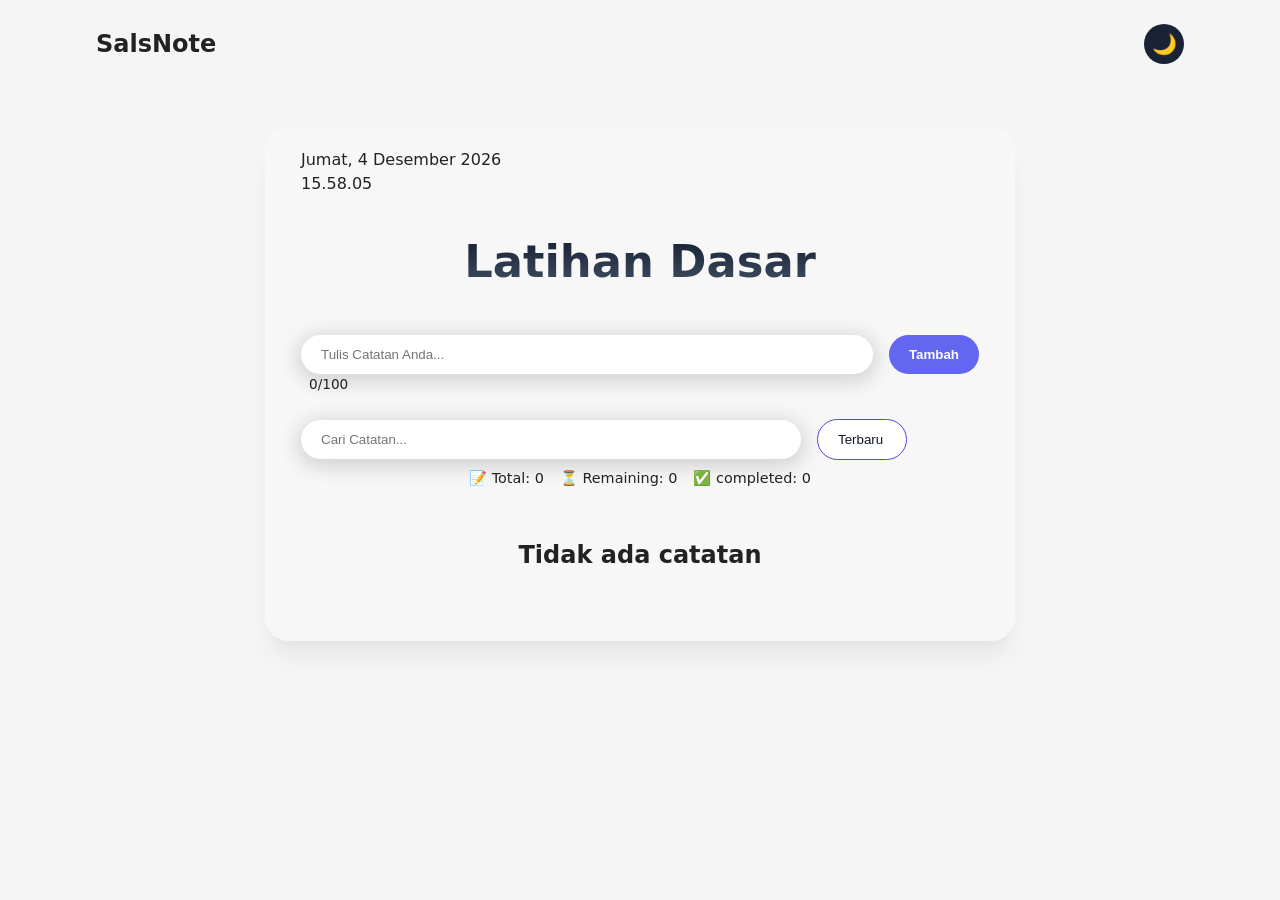
<file: index.html>
<!doctype html>
<html lang="en">
  <head>
    <meta charset="UTF-8" />
    <meta name="viewport" content="width=device-width, initial-scale=1.0" />
    <title>Latihan Dasar</title>
    <link rel="stylesheet" href="style.css" />
  </head>
  <body>
    <header class="header">
      <div class="header-container">
        <div class="header-inner">
          <span class="logo">SalsNote</span>
          <button
            class="dark-mode-btn"
            id="darkModeBtn"
            aria-label="Toggle dark mode"
          >
            🌙
          </button>
        </div>
      </div>
    </header>

    <main>
      <section>
        <div class="container">
          <div class="note-container">
            <p id="liveDate" class="live-date"></p>
            <p id="liveTime" class="live-time"></p>
            <h1 class="title">Latihan Dasar</h1>
            <form class="form" action="">
              <div class="input-wrapper">
                <input
                  type="text"
                  id="noteInput"
                  class="note-input"
                  placeholder="Tulis Catatan Anda..."
                  maxlength="100"
                />
                <button class="btn btn-primary" id="noteBtn">Tambah</button>
              </div>
              <p id="characterCounter" class="character-counter">0/100</p>
            </form>
            <div>
              <div class="search-wrapper">
                <input
                  type="text"
                  id="searchInput"
                  class="search-input"
                  placeholder="Cari Catatan..."
                  maxlength="50"
                />
                  <select class="sort-select" id="sortSelect">
                    <option value="newest" selected>Terbaru</option>
                    <option value="oldest">Terlama</option>
                    <option value="az">A-Z</option>
                    <option value="za">Z-A</option>
                  </select>
              </div>
              <div class="stats">
                <span id="totalNotes"></span>
                <span id="remainingNotes"></span>
                <span id="completedNotes"></span>
              </div>
              <h2 class="note-empty" id="noteEmpty"></h2>
              <ul class="note-list" id="noteList"></ul>
            </div>
          </div>
        </div>
      </section>
    </main>

    <script src="script.js"></script>
  </body>
</html>
</file>
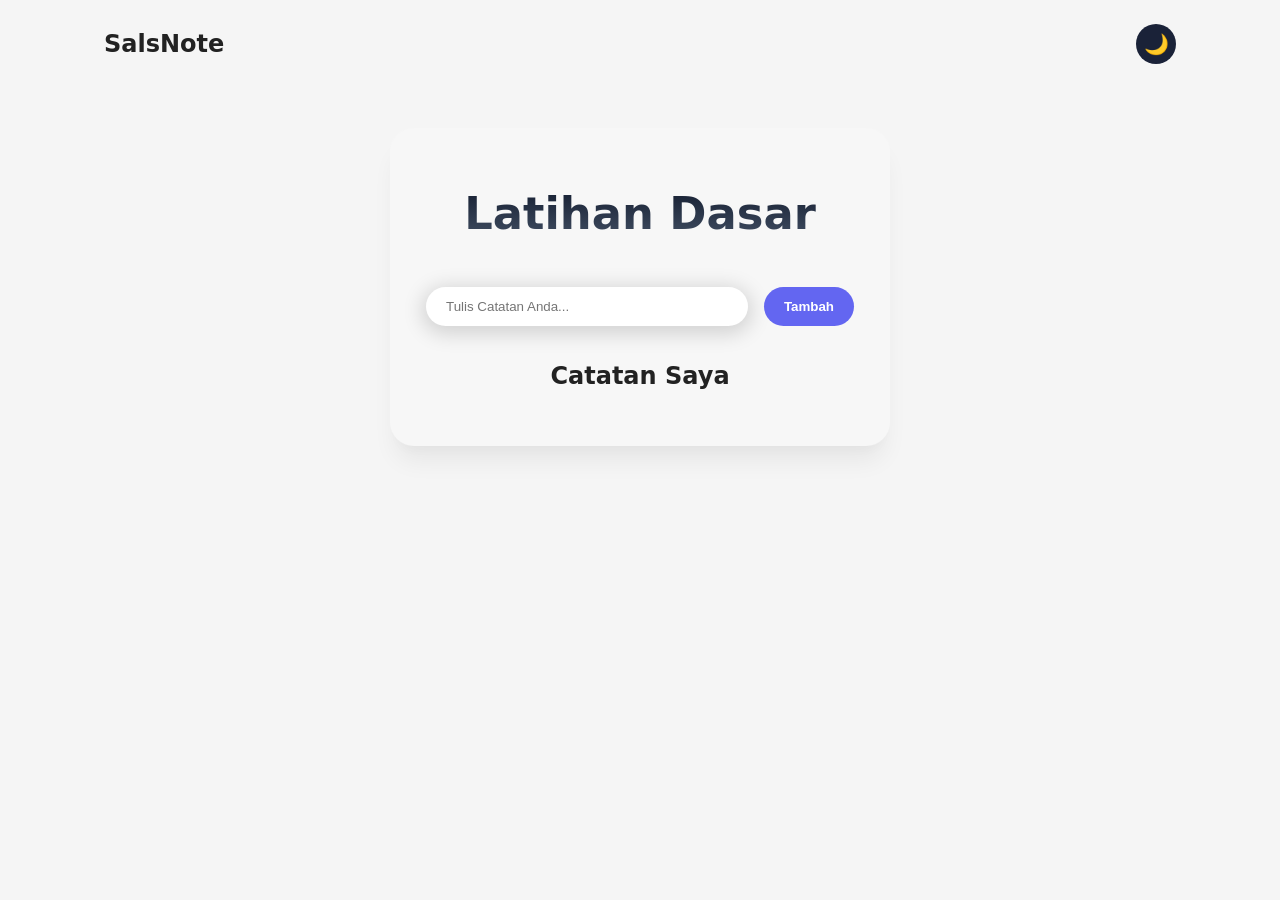
<file: public/index.html>
<!doctype html>
<html lang="en">
  <head>
    <meta charset="UTF-8" />
    <meta name="viewport" content="width=device-width, initial-scale=1.0" />
    <title>Latihan Dasar</title>
    <link rel="stylesheet" href="../src/css/style.css" />
  </head>
  <body>
    <header class="header">
      <div class="container">
        <div class="header-inner">
          <span class="logo">SalsNote</span>
          <button class="dark-mode-btn" id="darkModeBtn" aria-label="Toggle dark mode">🌙</button>
        </div>
      </div>
    </header>

    <main>
      <section>
        <div class="container">
          <div class="note-container">
            <h1 class="title">Latihan Dasar</h1>
            <form class="form" action="">
              <input
                type="text"
                id="noteInput"
                class="note-input"
                placeholder="Tulis Catatan Anda..."
              />
              <button class="btn" id="noteBtn">Tambah</button>
            </form>
            <h2 class="note-title">Catatan Saya</h2>
            <ul class="note-list" id="noteList"></ul>
          </div>
        </div>
      </section>
    </main>

    <script src="../src/js/script.js"></script>
  </body>
</html>
</file>
<file: style.css>
* {
  margin: 0;
  padding: 0;
  box-sizing: border-box;
}

:root {
  --bg-light: #f5f5f5;
  --bg-dark: #1a2238;
  --text-light: #222;
  --text-dark: #eee;

  --primary: #6366f1;
  --primary-dark: #4f46e5;
  --primary-light: #a5b4fc;
  --secondary: #ec489a;
  --dark: #0f172a;
  --gray-800: #1e293b;
  --gray-600: #475569;
  --gray-400: #94a3b8;
  --gray-100: #f1f5f9;
  --white: #ffffff;

  --radius-pill: 999px;
}

html {
  scroll-behavior: smooth;
}

body {
  font-family:
    system-ui,
    -apple-system,
    BlinkMacSystemFont,
    "Segoe UI",
    Roboto,
    Oxygen,
    Ubuntu,
    Cantarell,
    "Open Sans",
    "Helvetica Neue",
    sans-serif;
  background-color: var(--bg-light);
  color: var(--text-light);
  line-height: 1.5;
  transition:
    background 0.3s ease,
    color 0.3s ease;
}

header {
  padding: 1.5rem 0;
}

li {
  list-style: none;
  margin: 0.5rem 0;
}

/* Layout */
.container {
  max-width: 1200px;
  margin-inline: auto;
  padding: 0 1.5rem;
}

.header-container {
  max-width: 1200px;
  margin-inline: auto;
  padding: 0 1rem;
}

/* Header */
.header {
  background-color: var(--bg-light);
  color: var(--text-light);
  padding: 1.5rem 0;
}

.header-inner {
  display: flex;
  justify-content: space-between;
  align-items: center;
  padding: 0 2.5rem;
}

.logo {
  font-size: 1.5rem;
  font-weight: 600;
}

/* Dark mode */
body.dark-mode {
  background-color: var(--bg-dark);
  color: var(--text-dark);
  transition:
    background 0.3s ease,
    color 0.3s ease;
}

.dark-mode-btn {
  font-size: 1.25rem;
  height: 40px;
  width: 40px;
  line-height: 40px;
  border-radius: 999px;
  border: none;
  background-color: var(--bg-dark);
  outline: none;
  cursor: pointer;
}

body.dark-mode .dark-mode-btn {
  background-color: var(--bg-light);
}

body.dark-mode .header {
  background-color: #333;
  color: var(--text-dark);
}

body.dark-mode .title {
  background: linear-gradient(135deg, #fef9ff, #f1f4fe);
  background-clip: text;
  -webkit-background-clip: text;
}

body.dark-mode .character-counter {
  color: var(--text-dark);
}

body.dark-mode .live-date,
body.dark-mode .live-time {
  color: var(--text-dark);
}

body.dark-mode .stats {
  color: var(--text-dark);
}

body.dark-mode .note-empty {
  background-color: #444;
  color: var(--text-dark);
}

body.dark-mode .list {
  background-color: #555;
  color: var(--text-dark);
}

body.dark-mode .note-container {
  background-color: #444;
  color: var(--text-light);
}

/* List Content */
.title {
  text-align: center;
  margin: 2rem 0 2.5rem;
  font-size: 2.8rem;
  background: linear-gradient(180deg, #0f172a, #475569);
  color: transparent;
  background-clip: text;
}

.live-date,
.live-time {
  margin-left: 1rem;
}

.input-wrapper {
  display: flex;
  justify-content: center;
  align-items: center;
  padding: 0 1rem;
  gap: 1rem;
}

.character-counter {
  font-size: 0.85rem;
  margin-left: 1.5rem;
}

.note-container {
  max-width: 500px;
  padding: 1.25rem;
  background-color: #f7f7f7;
  box-shadow:
    0 20px 25px -5px rgba(0, 0, 0, 0.06),
    0 10px 10px -5px rgba(0, 0, 0, 0.02);
  border-radius: 1.5rem;
  margin: 2.5rem auto;
}

.note-input {
  width: 100%;
  padding: 0.75rem 1.25rem;
  border-radius: var(--radius-pill);
  border: none;
  box-shadow: 0px 4px 20px 4px rgba(0, 0, 0, 0.15);
}

.note-input:focus {
  outline: 2px solid var(--primary);
}

.stats {
  display: flex;
  justify-content: center;
  align-items: center;
  gap: 1rem;
  margin-top: 0.5rem;
  font-size: 0.9rem;
}

.search-wrapper {
  display: flex;
  align-items: center;
  padding: 0 1rem;
  margin-top: 1.5rem;
  gap: 1rem;
}

.search-input {
  width: 200px;
  padding: 0.75rem 1.25rem;
  border-radius: var(--radius-pill);
  border: none;
  box-shadow: 0px 4px 20px 4px rgba(0, 0, 0, 0.15);
}

.search-input:focus {
  outline: 2px solid var(--primary);
}

.sort-select {
  background-color: var(--white);
  color: var(--dark);
  border: 1.5px solid var(--primary-dark);
  appearance: none;
  padding: 0.75rem 1.25rem;
  border-radius: var(--radius-pill);
  cursor: pointer;
  transition: 0.2s ease;
}

.sort-select:hover {
  background-color: var(--primary-light);
  color: var(--primary-dark);
}

.sort-select:focus {
  outline: 1px solid var(--primary-dark);
}

.note-list {
  margin: 2rem 0;
}

.note-empty {
  margin: 3rem;
  text-align: center;
}

.list {
  padding: 1rem 1.5rem;
  background-color: white;
  border-radius: 2rem;
  margin-top: 1rem;
  margin-bottom: 0.5rem;
  transition: 0.3s ease;
}

.list-animation {
  opacity: 0;
}

.list-animation.active {
  opacity: 1;
}

/* List container */
.list-container {
  display: flex;
  justify-content: space-between;
  align-items: center;
}

/* Text container */
.text-container {
  display: flex;
  justify-content: center;
  align-items: center;
  gap: 0.5rem;
}

.text-span {
  display: block;
  max-width: 100%;
  font-size: 1rem;
  margin-right: 0.5rem;
  font-weight: 600;
  word-break: break-word;
  white-space: pre-wrap;
}

.text-input {
  width: 100%;
  flex: 1;
  font: inherit;
  color: inherit;
  padding: 0;
  margin: 0;
  border: none;
  outline: none;
  background: transparent;
  font-weight: 600;
}

.text-input:focus {
  box-shadow: inset 0 -1px 0 dodgerblue;
  transition: 0.3s;
}

.complete-checkbox {
  width: 18px;
  height: 18px;
  cursor: pointer;
}

.completed {
  text-decoration: line-through;
  opacity: 0.6;
}

/* Button-container */
.button-container {
  display: flex;
  justify-content: center;
  align-items: center;
  gap: 1rem;
}

.btn {
  padding: 0.75rem 1.25rem;
  border: none;
  border-radius: var(--radius-pill);
  font-weight: 600;
  cursor: pointer;
  transition: 0.2s ease;
}

.btn-primary {
  background-color: #6366f1;
  color: white;
}

.btn-primary:hover {
  background-color: #6f71eb;
  transform: translateY(-2px);
}

.button-action {
  font-size: 1rem;
  padding: 0.25rem;
  border: none;
  outline: none;
  background: transparent;
  cursor: pointer;
  border-radius: 0.75rem;
  transition: 0.3s ease;
}

.action-hover:hover {
  background-color: #f1f5f9;
}

/* Date container */
.date-text {
  font-size: 0.8rem;
}

/* Utility */
.ml-8 {
  margin-left: 1rem;
}

@media (max-width: 425px) {
  .stats {
    flex-direction: column;
    align-items: flex-start;
    gap: 0.5rem;
  }
  .input-wrapper {
    gap: 0.5rem;
  }
  .search-wrapper {
    gap: 0.5rem;
  }
}

@media (min-width: 768px) {
  .note-container {
    max-width: 600px;
  }
  .search-input {
    width: 350px;
  }
}

@media (min-width: 1024px) {
  .note-container {
    max-width: 750px;
  }
  .search-input {
    width: 500px;
  }
}
</file>
<file: src/css/style.css>
* {
  margin: 0;
  padding: 0;
  box-sizing: border-box;
}

:root {
  --bg-light: #f5f5f5;
  --bg-dark: #1a2238;
  --text-light: #222;
  --text-dark: #eee;
}

html {
  scroll-behavior: smooth;
}

body {
  font-family:
    system-ui,
    -apple-system,
    BlinkMacSystemFont,
    "Segoe UI",
    Roboto,
    Oxygen,
    Ubuntu,
    Cantarell,
    "Open Sans",
    "Helvetica Neue",
    sans-serif;
    background-color: var(--bg-light);
  color: var(--text-light);
  line-height: 1.5;
  transition: all 0.3s ease;
}

header {
  padding: 1.5rem 0;
}

li {
  list-style: none;
  margin: 0.5rem 0;
}

/* Layout */
.container {
  max-width: 1200px;
  margin-inline: auto;
  padding: 0 1.5rem;
}

/* Header */
.header {
  background-color: var(--bg-light);
  color: var(--text-light);
  padding: 1.5rem 0;
}

.header-inner {
  display: flex;
  justify-content: space-between;
  align-items: center;
  padding: 0 2.5rem;
}

.logo {
  font-size: 1.5rem;
  font-weight: 600;
}

/* Dark mode */
body.dark-mode{
  background-color: var(--bg-dark);
  color: var(--text-dark);
  transition: all 0.3s ease;
}

.dark-mode-btn {
  font-size: 1.25rem;
  height: 40px;
  width: 40px;
  line-height: 40px;
  border-radius: 999px;
  border: none;
  background-color: var(--bg-dark);
  outline: none;
  cursor: pointer;
}

body.dark-mode {
  background-color: var(--bg-dark);
  color: var(--text-dark);
}

body.dark-mode .header {
  background-color: #333;
  color: var(--text-dark);
}

body.dark-mode .dark-mode-btn {
  background-color: var(--bg-light);
}

body.dark-mode .note-container{
  color: var(--text-light);
}

/* List Content */
.title {
  text-align: center;
  margin: 2rem 0 2.5rem;
  font-size: 2.8rem;
  background: linear-gradient(180deg, #0f172a, #475569);
  color: transparent;
  background-clip: text;
}

.form {
  display: flex;
  justify-content: center;
  align-items: center;
  padding: 0 1rem;
  gap: 1rem;
}

.note-container {
  padding: 1.25rem;
  background-color: #f7f7f7;
  box-shadow:
    0 20px 25px -5px rgba(0, 0, 0, 0.06),
    0 10px 10px -5px rgba(0, 0, 0, 0.02);
  max-width: 500px;
  border-radius: 1.5rem;
  margin: 2.5rem auto;
}

.note-input {
  width: 100%;
  padding: 0.75rem 1.25rem;
  border-radius: 5rem;
  border: none;
  box-shadow: 0px 4px 20px 4px rgba(0, 0, 0, 0.15);
}

.note-input:focus {
  outline: 2px solid #6366f1;
}

.note-list {
  margin: 2rem 0;
}

.note-title {
  margin-top: 2rem;
  text-align: center;
}

.list {
  display: flex;
  justify-content: space-between;
  align-items: center;
  width: 100%;
  padding: 1rem 1.5rem;
  background-color: white;
  border-radius: 2rem;
  margin-top: 1rem;
  margin-bottom: 0.5rem;
  transition: 0.3s ease;
}

.list-animation {
  opacity: 0;
}

.list-animation.active {
  opacity: 1;
}

.list-description {
  display: block;
  max-width: 100%;
  font-size: 1rem;
  margin-right: 0.5rem;
  font-weight: 600;
  word-break: break-word;
  white-space: pre-wrap;
}

.edit-input {
  width: 100%;
  flex: 1;
  font: inherit;
  color: inherit;
  padding: 0;
  margin: 0;
  border: none;
  outline: none;
  background: transparent;
  font-weight: 600;
}

.edit-input:focus {
  box-shadow: inset 0 -1px 0 dodgerblue;
  transition: 0.3s;
}

/* Button */
.button-container {
  display: flex;
  justify-content: center;
  align-items: center;
  gap: 1rem;
}

.btn {
  padding: 0.75rem 1.25rem;
  border: none;
  background-color: #6366f1;
  color: white;
  border-radius: 5rem;
  font-weight: 600;
  cursor: pointer;
}

.delete-btn,
.edit-button {
  font-size: 1rem;
  padding: 0.25rem;
  border: none;
  outline: none;
  background: transparent;
  cursor: pointer;
  border-radius: 0.75rem;
  transition: 0.3s ease;
}

.delete-btn:hover,
.edit-button:hover {
  background-color: #f1f5f9;
}

/* Utility */
.ml-8 {
  margin-left: 1rem;
}
</file>
